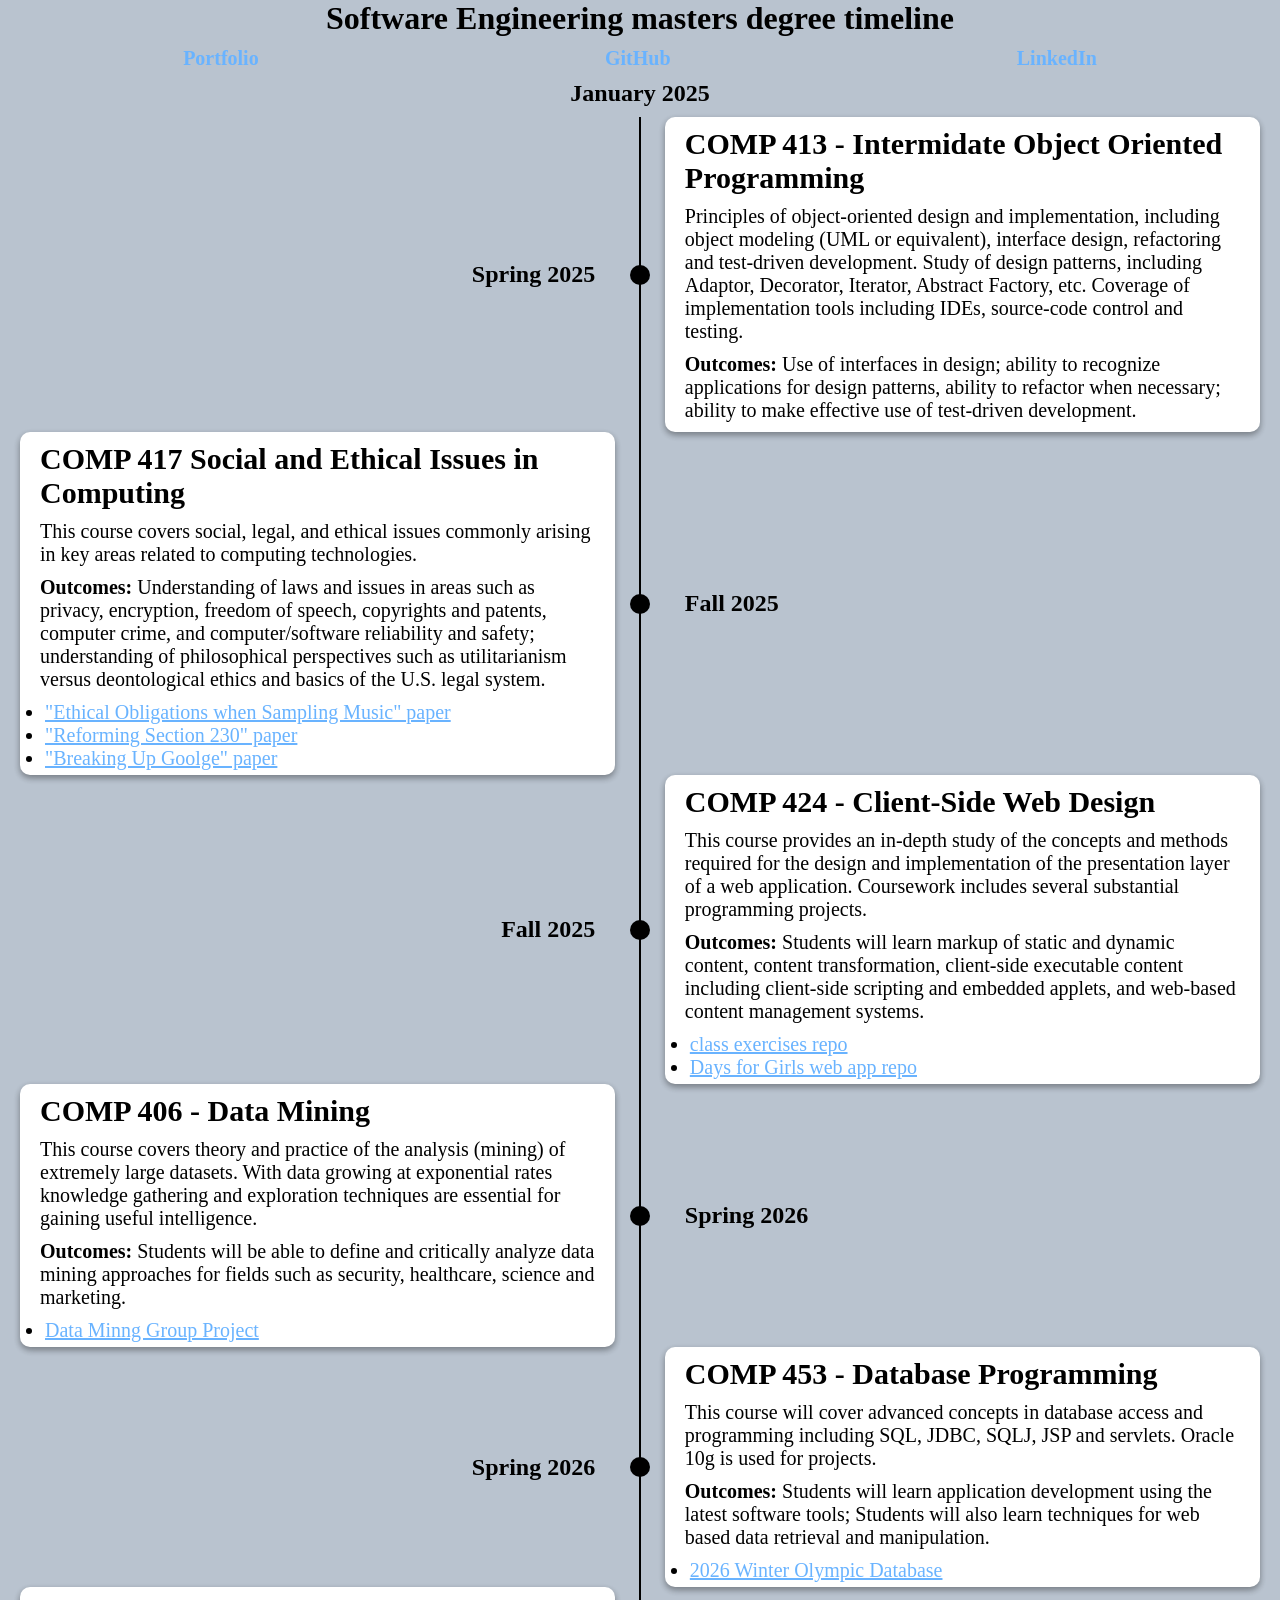
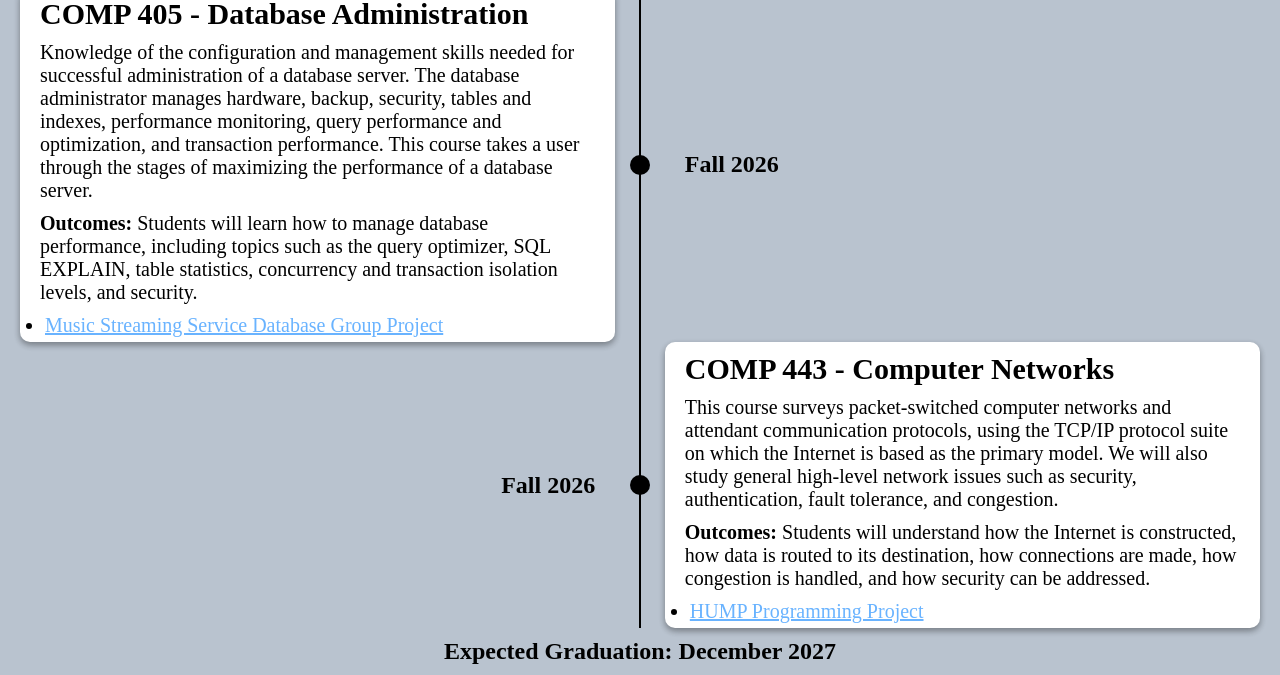
<file: index.html>
<!DOCTYPE html>
<html lang="en">
  <head>
    <meta charset="UTF-8" />
    <meta name="viewport" content="width=device-width, initial-scale=1.0" />
    <title>SE masters degree timeline</title>
    <link rel="stylesheet" href="style.css" />
  </head>

  <body>
    <header>
      <h1>Software Engineering masters degree timeline</h1>
      <nav>
        <a href="https://ryanmontville.com/">Portfolio</a>
        <a href="https://github.com/ryan-montville" target="_blanklin"
          >GitHub</a
        >
        <a href="https://www.linkedin.com/in/ryanmontville/" target="_blank"
          >LinkedIn</a
        >
      </nav>
    </header>
    <h2 class="start">January 2025</h2>
    <div id="container">
      <div id="timeline"></div>
      <div class="left course">
        <div class="date">
          <h2>Spring 2025</h2>
        </div>
        <div class="point-wrapper">
          <span class="point"></span>
        </div>
        <article>
          <h2>COMP 413 - Intermidate Object Oriented Programming</h2>
          <p>
            Principles of object-oriented design and implementation, including
            object modeling (UML or equivalent), interface design, refactoring
            and test-driven development. Study of design patterns, including
            Adaptor, Decorator, Iterator, Abstract Factory, etc. Coverage of
            implementation tools including IDEs, source-code control and
            testing.
          </p>
          <p>
            <b>Outcomes:</b> Use of interfaces in design; ability to recognize
            applications for design patterns, ability to refactor when
            necessary; ability to make effective use of test-driven development.
          </p>
        </article>
      </div>
      <div class="right course">
        <div class="date">
          <h2>Fall 2025</h2>
        </div>
        <div class="point-wrapper">
          <span class="point"></span>
        </div>
        <article>
          <h2>COMP 417 Social and Ethical Issues in Computing</h2>
          <p>
            This course covers social, legal, and ethical issues commonly
            arising in key areas related to computing technologies.
          </p>
          <p>
            <b>Outcomes:</b> Understanding of laws and issues in areas such as
            privacy, encryption, freedom of speech, copyrights and patents,
            computer crime, and computer/software reliability and safety;
            understanding of philosophical perspectives such as utilitarianism
            versus deontological ethics and basics of the U.S. legal system.
          </p>
          <ul>
            <li>
              <a
                href="https://github.com/ryan-montville/ryan-montville.github.io/blob/main/papers/COMP-417_Ethical_Obligations_when_Sampling_Music.docx.pdf"
                target="_blank"
                >"Ethical Obligations when Sampling Music" paper</a
              >
            </li>
            <li>
              <a
                href="https://github.com/ryan-montville/ryan-montville.github.io/blob/main/papers/COMP-417_Reforming_Section_230.pdf"
                target="_blank"
                >"Reforming Section 230" paper</a
              >
            </li>
            <li>
              <a
                href="https://github.com/ryan-montville/ryan-montville.github.io/blob/main/papers/COMP-417_Breaking-Up-Goolge.pdf"
                target="_blank"
                >"Breaking Up Goolge" paper</a
              >
            </li>
          </ul>
        </article>
      </div>
      <div class="left course">
        <div class="date">
          <h2>Fall 2025</h2>
        </div>

        <div class="point-wrapper">
          <span class="point"></span>
        </div>
        <article>
          <h2>COMP 424 - Client-Side Web Design</h2>
          <p>
            This course provides an in-depth study of the concepts and methods
            required for the design and implementation of the presentation layer
            of a web application. Coursework includes several substantial
            programming projects.
          </p>
          <p>
            <b>Outcomes:</b> Students will learn markup of static and dynamic
            content, content transformation, client-side executable content
            including client-side scripting and embedded applets, and web-based
            content management systems.
          </p>
          <ul>
            <li>
              <a href="https://github.com/ryan-montville/cs424ClassExercises"
                >class exercises repo</a
              >
            </li>
            <li>
              <a href="https://github.com/ryan-montville/days-for-girls-solon"
                >Days for Girls web app repo</a
              >
            </li>
          </ul>
        </article>
      </div>
      <div class="right course">
        <div class="date">
          <h2>Spring 2026</h2>
        </div>

        <div class="point-wrapper">
          <span class="point"></span>
        </div>
        <article>
          <h2>COMP 406 - Data Mining</h2>
          <p>
            This course covers theory and practice of the analysis (mining) of
            extremely large datasets. With data growing at exponential rates
            knowledge gathering and exploration techniques are essential for
            gaining useful intelligence.
          </p>
          <p>
            <b>Outcomes:</b> Students will be able to define and critically
            analyze data mining approaches for fields such as security,
            healthcare, science and marketing.
          </p>
          <ul>
            <li><a href="https://github.com/ryan-montville/comp-406-group-project">Data Minng Group Project</a></li>
          </ul>
        </article>
      </div>
      <div class="left course">
        <div class="date">
          <h2>Spring 2026</h2>
        </div>
        <div class="point-wrapper">
          <span class="point"></span>
        </div>
        <article>
          <h2>COMP 453 - Database Programming</h2>
          <p>
            This course will cover advanced concepts in database access and
            programming including SQL, JDBC, SQLJ, JSP and servlets. Oracle 10g
            is used for projects.
          </p>
          <p>
            <b>Outcomes:</b> Students will learn application development using
            the latest software tools; Students will also learn techniques for
            web based data retrieval and manipulation.
          </p>
          <ul>
            <li><a href="https://github.com/ryan-montville/winter-olympic-database">2026 Winter Olympic Database</a></li>
          </ul>
        </article>
      </div>
    <div class="right course">
        <div class="date">
          <h2>Fall 2026</h2>
        </div>
        <div class="point-wrapper">
          <span class="point"></span>
        </div>
        <article>
          <h2>COMP 405 - Database Administration</h2>
          <p>
            Knowledge of the configuration and management skills needed for successful administration of a database server. The database administrator manages hardware, backup, security, tables and indexes, performance monitoring, query performance and optimization, and transaction performance. This course takes a user through the stages of maximizing the performance of a database server.
          </p>
          <p>
            <b>Outcomes:</b> Students will learn how to manage database performance, including topics such as the query optimizer, SQL EXPLAIN, table statistics, concurrency and transaction isolation levels, and security.
          </p>
          <ul>
            <li><a href="https://github.com/ryan-montville/COMP-405-Group-Project">Music Streaming Service Database Group Project</a></li>
          </ul>
        </article>
      </div>
      <div class="left course">
        <div class="date">
          <h2>Fall 2026</h2>
        </div>
        <div class="point-wrapper">
          <span class="point"></span>
        </div>
        <article>
          <h2>COMP 443 - Computer Networks</h2>
          <p>
          This course surveys packet-switched computer networks and attendant communication protocols, using the TCP/IP protocol suite on which the Internet is based as the primary model. We will also study general high-level network issues such as security, authentication, fault tolerance, and congestion.
          </p>
          <p>
            <b>Outcomes:</b> Students will understand how the Internet is constructed, how data is routed to its destination, how connections are made, how congestion is handled, and how security can be addressed.
          </p>
          <ul>
            <li><a href="https://github.com/ryan-montville/COMP-443-HUMP">HUMP Programming Project</a></li>
          </ul>
        </article>
      </div>
    </div>
    <h2 class="end">Expected Graduation: December 2027</h2>
  </body>
</html>
</file>
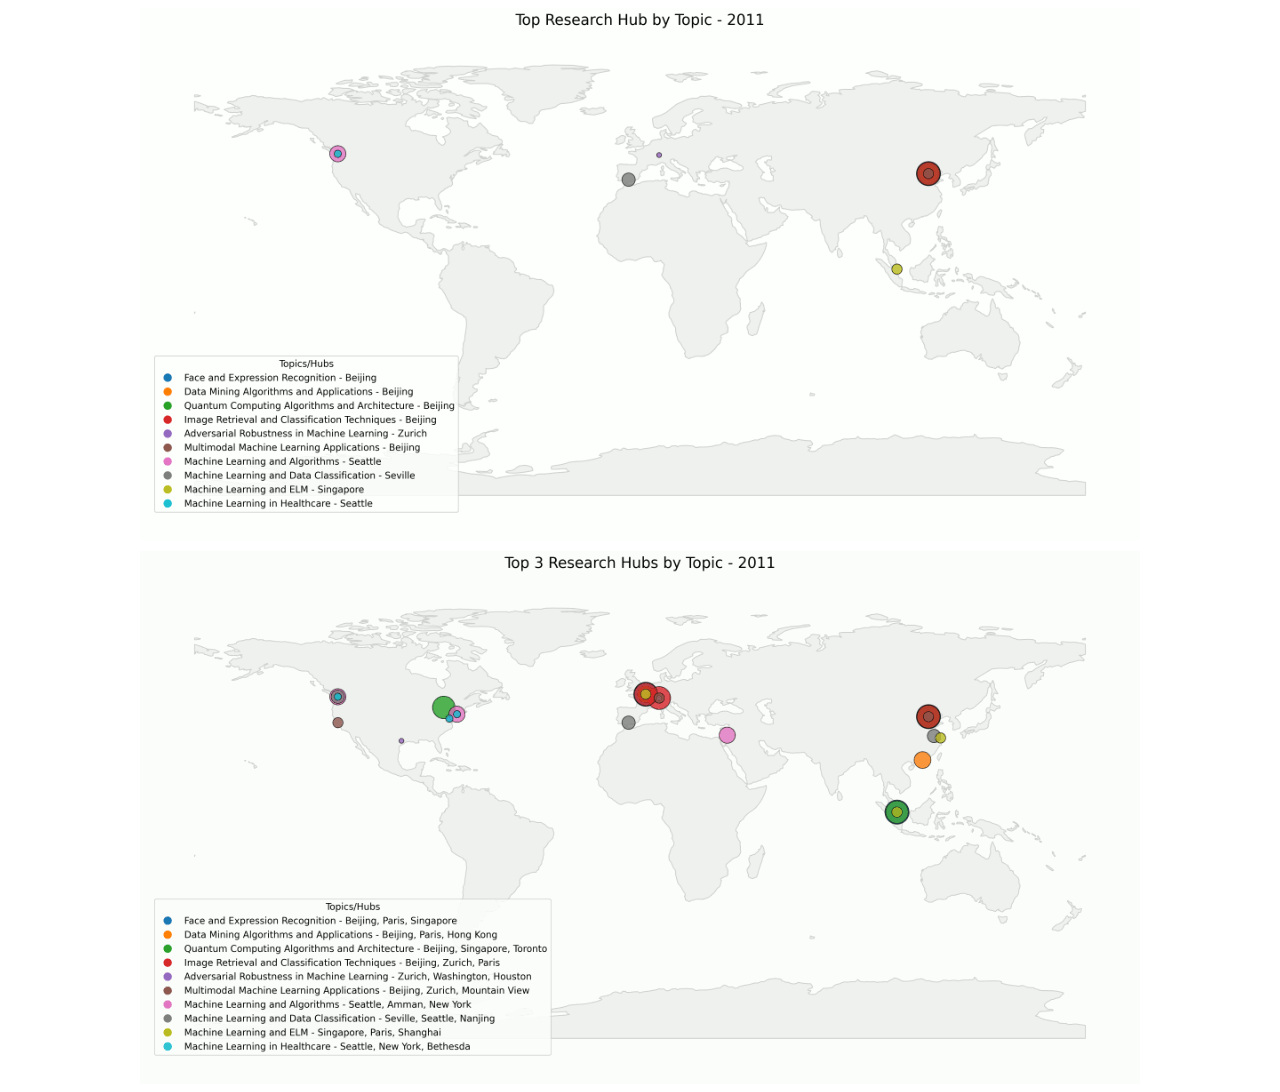
<file: datamining.html>
<!DOCTYPE html>
<html lang="en">

<head>
    <meta charset="UTF-8">
    <meta name="viewport" content="width=device-width, initial-scale=1.0">
    <title>Document</title>
    <style>
        main {
            display: flex;
            flex-direction: column;
            justify-content: center;
            align-items: center;
            gap: 10px;
        }
        @media (max-width: 970px) {
            img {
                width: 95%;
            }
        }
    </style>
</head>

<body>
    <main>
        <img src="top_1_resized.gif" />
        <img src="top_3_hubs.gif" />
    </main>
</body>

</html>
</file>
<file: style.css>
* {
    padding: 0;
    margin: 0;
}

@media (prefers-color-scheme: dark) {
    :root {
        --body-background-color: #1a1a1a;
        --body-color: #ccc;
        --nav-background-color: #630d83;
        --main-background-color: #2e2e2e;
        --link-color: #69b3ff;
    }
}
@media (prefers-color-scheme: light) {
    :root {
        --body-background-color: #b9c3cf;
        --body-color: #000;
        --nav-background-color: #a630d2;
        --main-background-color: #fff;
        --link-color: #69b3ff;

    }
}

body {
    position: relative;
    z-index: 1;
    background-color: var(--body-background-color);
    color: var(--body-color);
    overflow-x: hidden;
    width: 100vw;
}

header h1 {
    text-align: center;
}

nav {
    display: flex;
    justify-content: space-around;
    margin: 10px;
}

a {
    color: var(--link-color);
}

nav a {
    font-size: 20px;
    font-weight: bold;
    text-decoration: none;
}

nav a:hover {
    text-decoration: underline;
}

.start, .end {
    text-align: center;
    margin: 10px;
}

#container {
    margin: 0 20px;
    position: relative;
}

#timeline {
    position: absolute;
    left: 50%;
    transform: translateX(-50%);
    top: 0;
    bottom: 0;
    width: 2px;
    background-color: var(--body-color);
}

.left,
.right {
    justify-content: space-between;
    align-items: center;
}

.right {
    flex-direction: row-reverse;
}

.course {
    display: flex;
    width: 100%;
}

.date {
    flex-basis: 48%;
}

.left .date {
    text-align: right;
}

.right .date {
    text-align: left;
}

.point {
    display: block;
    width: 20px;
    height: 20px;
    flex-basis: 2%;
    background-color: var(--body-color);
    border-radius: 20px;
}

.course article {
    background-color: var(--main-background-color);
    flex-basis: 48%;
    font-size: 20px;
    border-radius: 10px;
    box-shadow:
        0 3px 6px rgba(0, 0, 0, 0.16),
        0 3px 6px rgba(0, 0, 0, 0.23);
}

.course article p, .course h2 {
    margin: 10px 20px;
}

ul {
    margin: 5px 25px;
}


@media (max-width: 800px) {
    .left,
    .right {
        flex-direction: column;
    }
    article {
        margin-bottom: 20px;
    }
    #timeline {
        display: none;
    }
    .point-wrapper {
        display: none;
    }
    .right .date,
    .left .date {
        text-align: left;
    }
}
</file>
